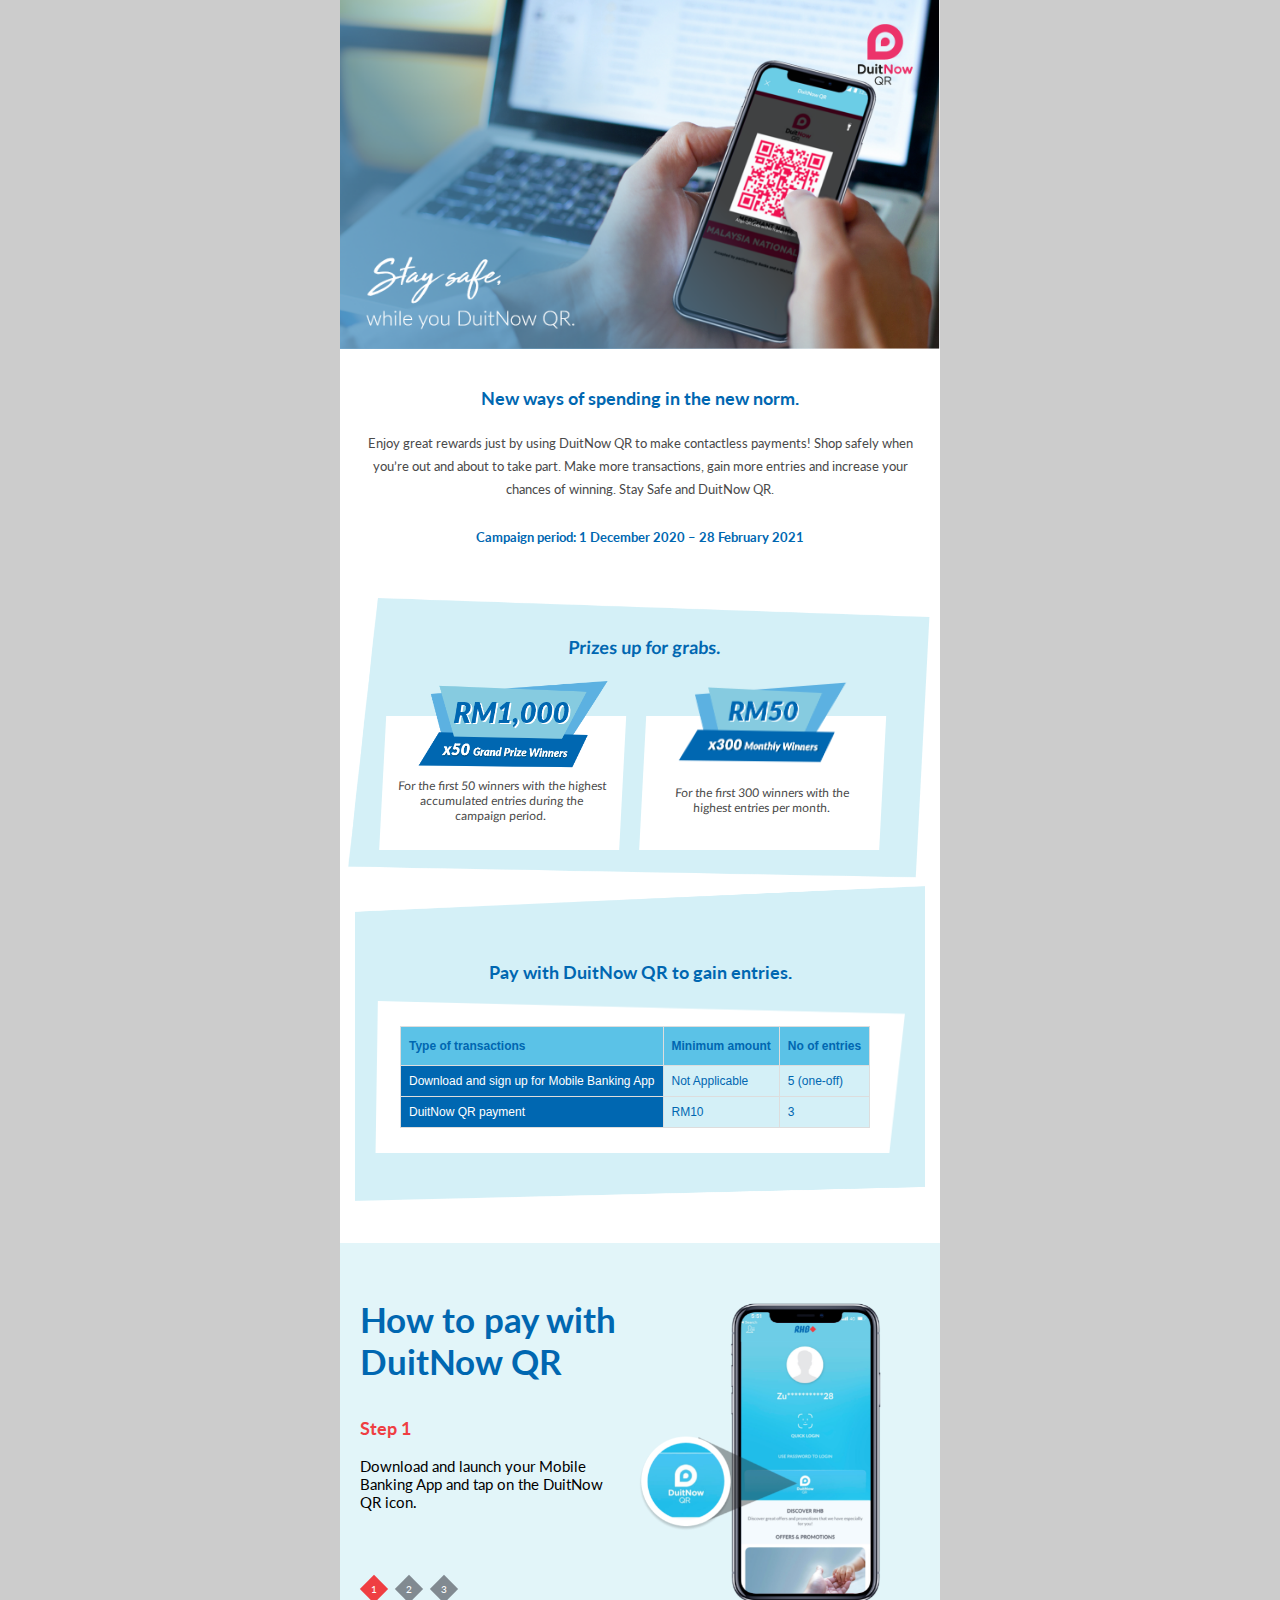
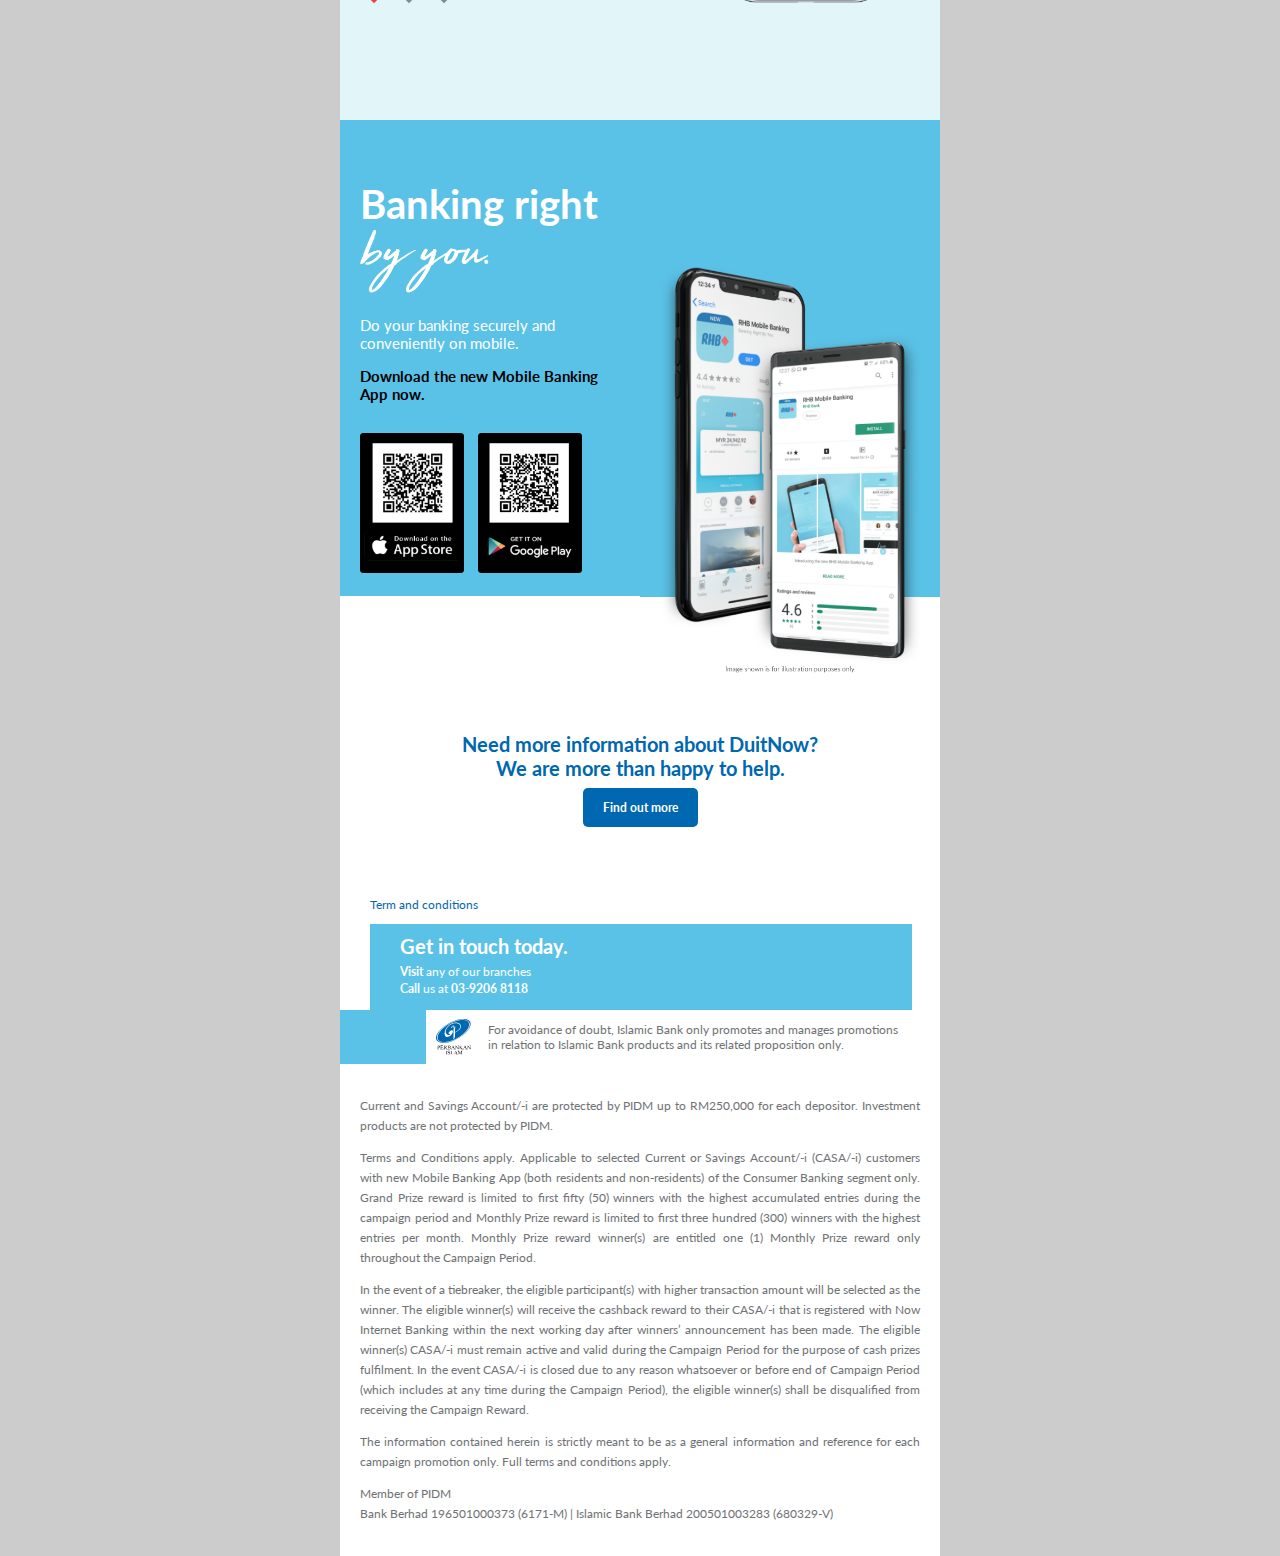
<file: RHB EDM/index.html>
<!DOCTYPE html
    PUBLIC "-//W3C//DTD XHTML 1.0 Transitional//EN" "http://www.w3.org/TR/xhtml1/DTD/xhtml1-transitional.dtd">
<html xmlns="http://www.w3.org/1999/xhtml">

<head>
    <meta http-equiv="Content-Type" content="text/html; charset=utf-8" />
    <meta http-equiv="X-UA-Compatible" content="IE=edge" />
    <meta name="viewport" content="width=device-width, initial-scale=1.0">
    <title>RHB Electronic Direct Mail marketing (EDM)</title>
    <link href='https://fonts.googleapis.com/css?family=Lato:400,700' rel='stylesheet' type='text/css'>

    <style type="text/css">
        body {
            margin: 0;
            background-color: #cccccc;
            font-family: 'Lato', sans-serif;
            font-size: 12px;
        }

        table {
            border-spacing: 0;
        }

        td {
            padding: 0;
            ;
        }

        img {
            border: 0;
        }

        .wrapper {
            width: 100%;
            table-layout: fixed;
            background-color: #cccccc;
            padding-bottom: 60px;
        }

        .main {
            background-color: #fff;
            margin: 0 auto;
            width: 100%;
            max-width: 600px;
            border-spacing: 0;
            color: #4a4a4a;
        }

        .two-columns {
            text-align: center;
            font-size: 0;
        }

        .two-columns .column {
            width: 100%;
            max-width: 300px;
            /* Isu dengan mobile max-width */
            display: inline-block;
            vertical-align: top;
        }

        .button {
            background-color: #0067B1;
            color: #fff;
            text-decoration: none;
            padding: 12px 20px;
            font-weight: bold;
            border-radius: 5px;
        }

        .button:hover {
            background-color: #027ed6;
            color: #fff;
        }

        .three-columns {
            text-align: center;
            font-size: 0;
            padding: 35px 0 20px;
        }

        .three-columns .column {
            width: 100%;
            max-width: 200px;
            display: inline-block;
            vertical-align: top;
        }

        .three-columns .padding {
            padding: 15px;
        }

        .three-columns .content {
            font-size: 15px;
            line-height: 20px;
        }

        .two-columns.last {
            padding: 0px 0;
        }

        .two-columns .padding {
            padding: 20px;
        }

        .two-columns .content {
            font-size: 15px;
            /* line-height: 20px; */
            text-align: left;
        }

        .btn-diamond {
            margin: 6px;
            font-size: 10px;
            position: relative;
            display: -webkit-box;
            display: -ms-flexbox;
            display: inline-flex;
            -webkit-box-pack: center;
            -ms-flex-pack: center;
            justify-content: center;
            -webkit-box-align: center;
            -ms-flex-align: center;
            align-items: center;
            width: 20px;
            height: 20px;
            background: #818A91;
            color: #fff;
            text-decoration: none;
            -webkit-transform: rotate(45deg);
            transform: rotate(45deg);
        }

        .active,
        .btn-diamond:hover,
        .btn-diamond:focus {
            background: #EF3E42;
            color: #fff;
        }

        .btn-diamond span {
            position: relative;
            z-index: 10;
            -webkit-transform: rotate(-45deg);
            transform: rotate(-45deg);
        }

        .qr-table {
            font-family: Arial, Helvetica, sans-serif;
            border-collapse: collapse;
            width: 100%;
        }

        .qr-table td,
        .qr-table th {
            border: 1px solid #ddd;
            padding: 8px;
        }

        .qr-table th {
            padding-top: 12px;
            padding-bottom: 12px;
            text-align: left;
        }

        input {
            display: none;
        }

        /* Make labels look clickable */
        label {
            cursor: pointer;
        }

        /* Hide slides */
        .slide {
            display: none;
        }

        /* Show checked slide */
        #slide1:checked~.slide1,
        #slide2:checked~.slide2,
        #slide3:checked~.slide3 {
            display: block;
        }

        /* Make the label look active */
        #slide1:checked~.slide-label1 {
            background-color: red !important;
        }

        .bg-image {
            background-image: url(img/bg1.png);
            background-repeat: no-repeat;
            background-size: cover !important;
            margin: 5px;
        }

        .bg-image2 {
            background-image: url(img/bg2.png);
            background-repeat: no-repeat;
            background-size: cover !important;
            padding: 5px;
        }

        .bg-image3 {
            background-image: url(img/bg3.png);
            background-repeat: no-repeat;
            background-size: cover !important;
            transform: skewX(-3deg);
            width: 98%;
            margin: 5px;
        }

        .section3 {
            width: 100%;
            height: 260px;
        }

        .prize-column {
            width: 47%;
        }

        .qr-image-section {
            width: 40%;
            background-color: rgb(112, 205, 227, 0.1);
            height: 477px;
        }

        .app-cover {
            padding-top: 120px;
        }

        .ab-section {
            padding: 100px 0px 50px;
        }

        .desktop-show{
            display: initial;
        }

        .desktop-hide {
            display: none;
        }

        @media screen and (min-width: 351px) and (max-width: 460px) {
            .bg-image3 {
                background-image: url(img/bg4.png);
                transform: skewX(0deg);
                height: 750px;
            }

            .bg-image {
                background-image: none;
            }

            .bg-image2 {
                background-image: url(img/bg5.png);
                padding: 0px;
            }

            .section3 {
                height: 400px;
            }

            .prize-column {
                width: 100%;
                margin-bottom: 12%;
            }

            .prize-column img {
                width: 80%;
            }

            .two-columns .column {
                max-width: 450px;
            }

            .two-columns.last p {
                text-align: center;

            }

            .qr-image {
                display: block;
                margin-left: auto !important;
                margin-right: auto;
                width: 92%;
                margin-top: -125%;
            }

            .label-list {
                padding: 630px 0 0 150px !important;
            }

            .qr-image-section {
                height: 90px;
            }

            .icon-byu {
                display: block;
                margin-left: auto !important;
                margin-right: auto !important;
                width: 50%;
            }

            .app-section {
                text-align: center;
            }

            .app-cover {
                padding-top: 20px;
            }

            .phone-img {
                padding-left: 15%;
            }

            .phone-column {
                height: 250px !important;
            }

            .ab-section {
                padding: 220px 0px 50px;
            }

            .slider-content {
                margin-top: 350px;
            }

            
        }

        @media screen and (max-width: 460px) {
            .desktop-show{
                display: none;
            }

            .desktop-hide {
                display: initial;
            }
        }
    </style>
</head>

<body>

    <center class="wraper">
        <table class="main" width="100%">
            <!-- HEADER - BANNER IMAGE -->
            <tr>
                <td>
                    <a href=""><img src="img/header.png" alt="" width="600" style="max-width: 100%;"></a>
                </td>
            </tr>
            <!-- CAMPAIGN CONTENT -->
            <tr>
                <td style="padding: 5px 0 10px;">
                    <table width="100%">
                        <tr>
                            <td style="text-align: center; padding: 15px;">
                                <p style="font-size: 18px; font-weight: bold; color: #0067B1;">New ways of spending in
                                    the new norm.</p>
                                <p style="font-size: 13px; line-height: 23px; padding: 5px 0 15px;"> Enjoy great rewards
                                    just by using DuitNow QR to make
                                    contactless payments! Shop safely when you’re out and about to take part. Make more
                                    transactions, gain more entries and
                                    increase your chances of winning. Stay Safe and DuitNow QR.</p>
                                <p style="font-size: 13px; color: #0067B1; font-weight: bold;">Campaign period: 1
                                    December 2020 – 28 February 2021</p>
                            </td>
                        </tr>
                    </table>
                </td>
            </tr>
            <!-- PRICE SECTION-->
            <tr>
                <td>
                    <table width="100%" style="padding: 10px;">
                        <tr>
                            <td>
                                <div class="section3">
                                    <div class="bg-image3">
                                        <table width="100%" style="padding: 20px;">
                                            <tr>
                                                <td>
                                                    <p
                                                        style="text-align: center; color: #0067B1; font-size: 18px; font-weight: bold; padding-bottom: 30px;">
                                                        Prizes up for grabs.</p>
                                                    <table class="prize-column"
                                                        style="padding:10px; float: left; font-size: 12px;">
                                                        <tr>
                                                            <td
                                                                style="background-color: white; text-align: center; padding: 5px; height: 110px;">
                                                                <img src="img/grand-prize-winner.png" alt=""
                                                                    width="200px;"
                                                                    style="margin-top:-40px; margin-bottom: -30px; display: block; margin-left: auto; margin-right: auto; padding-left: 30px; object-fit: cover;">
                                                                    <p style=" padding: 10px;">For the first 50 winners
                                                                with the highest accumulated entries during the campaign
                                                                period.</p>
                                                            </td>
                                                        </tr>
                                                    </table>
                                                    <table class="prize-column"
                                                        style="padding:10px; float: left; font-size: 12px;">
                                                        <tr>
                                                            <td
                                                                style="background-color: white; text-align: center; padding: 5px; height: 110px;">
                                                                <img src="img/monthly-winner.png" alt="" width="200px;"
                                                                    style="margin-top:-40px; margin-bottom: -30px; display: block; margin-left: auto; margin-right: auto; padding-left: 30px; object-fit: cover;">
                                                                <p style=" padding: 18px;">For the first 300 winners
                                                                    with the
                                                                    highest entries per month.</p>
                                                            </td>
                                                        </tr>
                                                    </table>
                                                </td>
                                            </tr>
                                        </table>
                                    </div>

                                </div>
                            </td>
                        </tr>
                    </table>
                </td>
            </tr>
            <!-- DUITNOW TABLE SECTION -->
            <tr>
                <td>
                    <table width="100%" style="padding: 10px;">
                        <tr>
                            <td>
                                <div class="custom-shape" style="width: 100%; height: 320px;">
                                    <div class=" bg-image">
                                        <table width="100%" style="padding: 20px; transform: skew(0deg);">
                                            <tr>
                                                <td>
                                                    <p
                                                        style="text-align: center; color: #0067B1; font-size: 18px; font-weight: bold; padding-top: 40px;">
                                                        Pay with DuitNow QR to gain entries.</p>
                                                    <div class="custom-shape" style="width: 100%; height: 180px;">
                                                        <div class="bg-image2">
                                                            <table style="padding: 20px;">
                                                                <tr>
                                                                    <td>
                                                                        <table width="100%"
                                                                            style="border-collapse: collapse; font-size: 12px;"
                                                                            class="qr-table">
                                                                            <tr
                                                                                style="background-color: #5BC2E7; color: #0067B1;">
                                                                                <th>Type of transactions </th>
                                                                                <th>Minimum amount</th>
                                                                                <th>No of entries</th>
                                                                            </tr>
                                                                            <tr>
                                                                                <td
                                                                                    style="background-color: #0067B1; color: #FFFFFF;">
                                                                                    Download and sign up for Mobile
                                                                                    Banking App
                                                                                </td>
                                                                                <td
                                                                                    style="background-color: rgb(112, 205, 227,0.3); color: #0067B1;">
                                                                                    Not Applicable</td>
                                                                                <td
                                                                                    style="background-color: rgb(112, 205, 227,0.3); color: #0067B1;">
                                                                                    5 (one-off) </td>
                                                                            </tr>
                                                                            <tr>
                                                                                <td
                                                                                    style="background-color: #0067B1; color: #FFFFFF;">
                                                                                    DuitNow QR payment</td>
                                                                                <td
                                                                                    style="background-color: rgb(112, 205, 227,0.3); color: #0067B1;">
                                                                                    RM10</td>
                                                                                <td
                                                                                    style="background-color: rgb(112, 205, 227,0.3); color: #0067B1;">
                                                                                    3</td>
                                                                            </tr>
                                                                        </table>
                                                                    </td>
                                                                </tr>
                                                            </table>

                                                        </div>

                                                    </div>
                                                </td>
                                            </tr>
                                        </table>
                                    </div>

                                </div>
                            </td>
                        </tr>
                    </table>
                </td>
            </tr>
            <!-- TEST -->


            <!-- SLIDER -->
            <tr>
                <td style="height: 400px;">
                    <!-- Triggers for switching content -->
                    <input type="radio" name="slides" id="slide1" checked>
                    <input type="radio" name="slides" id="slide2">
                    <input type="radio" name="slides" id="slide3">

                    <div class="label-list"
                        style="text-align: center; position: absolute; z-index: 1; padding: 360px 0px 0px 18px;">
                        <label class="btn-diamond list1 active" for="slide1"> <span
                                style="transform: rotate(-45deg);">1</span></label>
                        <label class="btn-diamond list2" for="slide2"><span
                                style="transform: rotate(-45deg);">2</span></label>
                        <label class="btn-diamond list3" for="slide3"><span
                                style="transform: rotate(-45deg);">3</span></label>
                    </div>
                    <!-- TEST -->
                    <!-- Content to be switched -->
                    <div class="slide slide1" style=" margin-top: 30px; background-color: rgb(112, 205, 227,0.1);">
                        <!-- STEP 1 -->
                        <table width="100%" class="frame1">
                            <tr>
                                <td class="two-columns last">
                                    <table class="column" width="100%"
                                        style="background-color: rgb(112, 205, 227,0.1); color: #0067B1; min-height: 477px;">
                                        <tr>
                                            <td class="padding">
                                                <table class="content">
                                                    <tr>
                                                        <td>
                                                            <p style="font-size: 35px; font-weight: bold;">How to pay
                                                                with DuitNow QR</p>
                                                            <p
                                                                class="slider-content" style="font-size: 18px; color: #EF3E42 !important; font-weight: bold;">
                                                                Step
                                                                1</p>
                                                            <p
                                                                style="padding-bottom: 20px; font-size: 15px; color: black !important;">
                                                                Download and launch your Mobile Banking App and tap on
                                                                the DuitNow QR icon.</p>
                                                        </td>
                                                    </tr>
                                                </table>
                                            </td>
                                        </tr>
                                    </table>
                                    <table class="column qr-image-section">
                                        <tr>
                                            <td class="padding">
                                                <table class="content" style="padding-top: 40px;">
                                                    <tr>
                                                        <td>
                                                            <img src="img/pay-qr-step1.png" alt="" width="400px"
                                                                class="qr-image"
                                                                style=" position:absolute; object-fit: cover; margin-left: -100px;">
                                                        </td>
                                                    </tr>
                                                </table>
                                            </td>
                                        </tr>
                                    </table>

                                </td>
                            </tr>
                        </table>
                    </div>
                    <div class="slide slide2" style="background-color: rgb(112, 205, 227,0.1);">
                        <!-- STEP 2 -->
                        <table width="100%" class="frame2">
                            <tr>
                                <td class="two-columns last">
                                    <table class="column" width="100%"
                                        style="background-color: rgb(112, 205, 227,0.1); color: #0067B1; min-height: 477px;">
                                        <tr>
                                            <td class="padding">
                                                <table class="content">
                                                    <tr>
                                                        <td>
                                                            <p style="font-size: 40px; font-weight: bold;">How to pay
                                                                with DuitNow QR</p>
                                                            <p class="slider-content"
                                                                style="font-size: 20px; color: #EF3E42 !important; font-weight: bold;">
                                                                Step
                                                                2</p>
                                                            <p
                                                                style="padding-bottom: 15px; font-size: 15px;  color: black !important;">
                                                                Scan merchants’ DuitNow QR followed by keying in the
                                                                payment amount to proceed. </p>
                                                        </td>
                                                    </tr>
                                                </table>
                                            </td>
                                        </tr>
                                    </table>
                                    <table class="column qr-image-section">
                                        <tr>
                                            <td class="padding">
                                                <table class="content" style="padding-top: 40px;">
                                                    <tr>
                                                        <td>
                                                            <img src="img/pay-qr-step2.png" alt="" width="300px"
                                                                class="qr-image"
                                                                style=" position:absolute; object-fit: cover; margin-left: -30px;">
                                                        </td>
                                                    </tr>
                                                </table>
                                            </td>
                                        </tr>
                                    </table>

                                </td>
                            </tr>
                        </table>
                    </div>
                    <div class="slide slide3" style="background-color: rgb(112, 205, 227,0.1);">
                        <!-- STEP 3 -->
                        <table width="100%" class="frame3">
                            <tr>
                                <td class="two-columns last">
                                    <table class="column" width="100%"
                                        style="background-color: rgb(112, 205, 227,0.1); color: #0067B1; min-height: 477px;">
                                        <tr>
                                            <td class="padding">
                                                <table class="content">
                                                    <tr>
                                                        <td>
                                                            <p style="font-size: 40px; font-weight: bold;">How to pay
                                                                with DuitNow QR</p>
                                                            <p  class="slider-content"
                                                                style="font-size: 20px; color: #EF3E42 !important; font-weight: bold;">
                                                                Step
                                                                3</p>
                                                            <p
                                                                style="padding-bottom: 15px; font-size: 15px; color: black !important;">
                                                                You will receive a notification upon successful
                                                                transactions.</p>
                                                        </td>
                                                    </tr>
                                                </table>
                                            </td>
                                        </tr>
                                    </table>
                                    <table class="column qr-image-section">
                                        <tr>
                                            <td class="padding">
                                                <table class="content" style="padding-top: 40px;">
                                                    <tr>
                                                        <td>
                                                            <img src="img/pay-qr-step3.png" alt="" width="400px"
                                                                class="qr-image"
                                                                style=" position:absolute; object-fit: cover; margin-left: -100px;">
                                                        </td>
                                                    </tr>
                                                </table>
                                            </td>
                                        </tr>
                                    </table>
                                </td>
                            </tr>
                        </table>
                    </div>
                </td>
            </tr>

            <!-- TWO COLUMN SECTION -->
            <tr>
                <td>
                    <table width="100%">
                        <tr>
                            <td class="two-columns last">
                                <table class="column" width="100%" style="background-color: #5BC2E7; color: #fff;">
                                    <tr>
                                        <td class="padding">
                                            <table class="content">
                                                <tr>
                                                    <td class="app-section">
                                                        <p style="font-size: 40px; font-weight: bold;">Banking right</p>
                                                        <img class="icon-byu"
                                                            style="z-index: 1; margin: -50px 0px 0px; object-fit: cover;"
                                                            src="img/by-you.png" alt="" width="50%">
                                                        <p style="font-size: 15px;">Do your banking securely and
                                                            conveniently on mobile.</p>
                                                        <p
                                                            style="padding-bottom: 15px; font-size: 15px; font-weight: bold; color: black !important;">
                                                            Download the new Mobile Banking App now.</p>
                                                        <a href="" class="desktop-show">
                                                            <img src="img/appstore-desktop.png" alt="" width="40%"
                                                                style="object-fit: cover;"></a>
                                                        <a href="" style="padding: 10px;"class="desktop-show"><img
                                                                src="img/playstore-desktop.png" alt="" width="40%"
                                                                style="object-fit: cover;"></a>
                                                        <a href="" class="desktop-hide">
                                                            <img src="img/appstore-mobile.png" alt="" width="40%"
                                                                style="object-fit: cover;"></a>
                                                        <a href="" style="padding: 10px;"class="desktop-hide"><img
                                                                src="img/playstore-mobile.png" alt="" width="40%"
                                                                style="object-fit: cover;"></a>
                                                    </td>
                                                </tr>
                                            </table>
                                        </td>
                                    </tr>
                                </table>
                                <table class="column phone-column" width: 40%;
                                    style="background-color: #5BC2E7; height: 477px;">
                                    <tr>
                                        <td class="padding">
                                            <table class="content app-cover">
                                                <tr>
                                                    <td>
                                                        <img src="img/phone.png" alt="" class="phone-img" width="260px"
                                                            style="max-width: 300px; z-index:100; position:absolute; object-fit: cover;">
                                                    </td>
                                                </tr>
                                            </table>
                                        </td>
                                    </tr>
                                </table>
                            </td>
                        </tr>
                    </table>
                </td>
            </tr>

            <!-- TITLE, TEXT & BUTTON -->
            <tr>
                <td class="ab-section">
                    <table width="100%">
                        <tr>
                            <td style="text-align: center; padding: 15px;">
                                <p style="font-size: 20px; font-weight: bold; color: #0067B1;">Need more information
                                    about DuitNow?
                                    <br>We are more than happy to help.
                                </p>
                                <a href="#" class="button"> Find out more</a>
                            </td>
                        </tr>
                    </table>
                </td>
            </tr>
            <!-- TERM & CONDITION -->
            <tr>
                <td style="padding: 5px 0px 0px 30px;">
                    <p style=" font-size: 12px; color: #0667B0;">Term and conditions</p>
                    <table width="95%" style="background-color: #5BC2E7; color: #fff;">
                        <tr>
                            <td style="text-align: left; padding: 0px 30px 7px; line-height: 5px;">
                                <p style="font-size: 20px; font-weight: bold;">Get in touch today.</p>
                                <p style="font-size: 12px;"><strong style="font-weight: bold;"> Visit</strong> any of
                                    our branches</p>
                                <p style="font-size: 12fpx;"><strong>Call</strong> us at <strong
                                        style="font-weight: bold;">03-9206 8118</strong></p>
                            </td>
                        </tr>
                    </table>
                </td>
            </tr>
            <tr>
                <td>
                    <table width="95%">
                        <tr>
                            <td style="background-color: #5BC2E7; width: 15%;">
                            </td>
                            <td style="width: 10%; padding-left: 10px;">
                                <a href=""><img src="img/perbankan-islam.png" alt=""></a>
                            </td>
                            <td style="width: 75%; padding: 0px 5px;">
                                <p style="font-size: 12px; color: #6F7276;">For avoidance of doubt, Islamic Bank only
                                    promotes and manages promotions in relation to Islamic Bank products and its related
                                    proposition only.</p>
                            </td>
                        </tr>
                    </table>
                </td>
            </tr>
            <!-- FOOTER SECTION -->
            <tr>
                <td style="background-color: #fff; color: #6F7276; font-size: 12px; line-height: 20px;">
                    <table width="100%">
                        <tr>
                            <td style="text-align: justify; padding: 20px 20px;">
                                <p> Current and Savings Account/-i are protected by PIDM up to RM250,000 for each
                                    depositor. Investment products are not protected by PIDM.</p>
                                <p>Terms and Conditions apply. Applicable to selected Current or Savings Account/-i
                                    (CASA/-i) customers with new Mobile Banking App
                                    (both residents and non-residents) of the Consumer Banking segment only. Grand Prize
                                    reward is limited to first fifty (50) winners with the
                                    highest accumulated entries during the campaign period and Monthly Prize reward is
                                    limited to first three hundred (300) winners with the highest
                                    entries per month. Monthly Prize reward winner(s) are entitled one (1) Monthly Prize
                                    reward only throughout the Campaign Period. </p>
                                <p>In the event of a tiebreaker, the eligible participant(s) with higher transaction
                                    amount will be selected as the winner. The eligible winner(s)
                                    will receive the cashback reward to their CASA/-i that is registered with Now
                                    Internet Banking within the next working day after winners’ announcement
                                    has been made. The eligible winner(s) CASA/-i must remain active and valid during
                                    the Campaign Period for the purpose of cash prizes fulfilment.
                                    In the event CASA/-i is closed due to any reason whatsoever or before end of
                                    Campaign Period (which includes at any time during the Campaign Period),
                                    the eligible winner(s) shall be disqualified from receiving the Campaign Reward.</p>
                                <p>The information contained herein is strictly meant to be as a general information and
                                    reference for each campaign promotion only. Full terms and conditions apply.</p>
                                <p>Member of PIDM <br>Bank Berhad 196501000373 (6171-M) | Islamic Bank Berhad
                                    200501003283 (680329-V)</p>
                            </td>

                        </tr>
                    </table>
                </td>
            </tr>

        </table>
    </center>

</body>

</html>
</file>
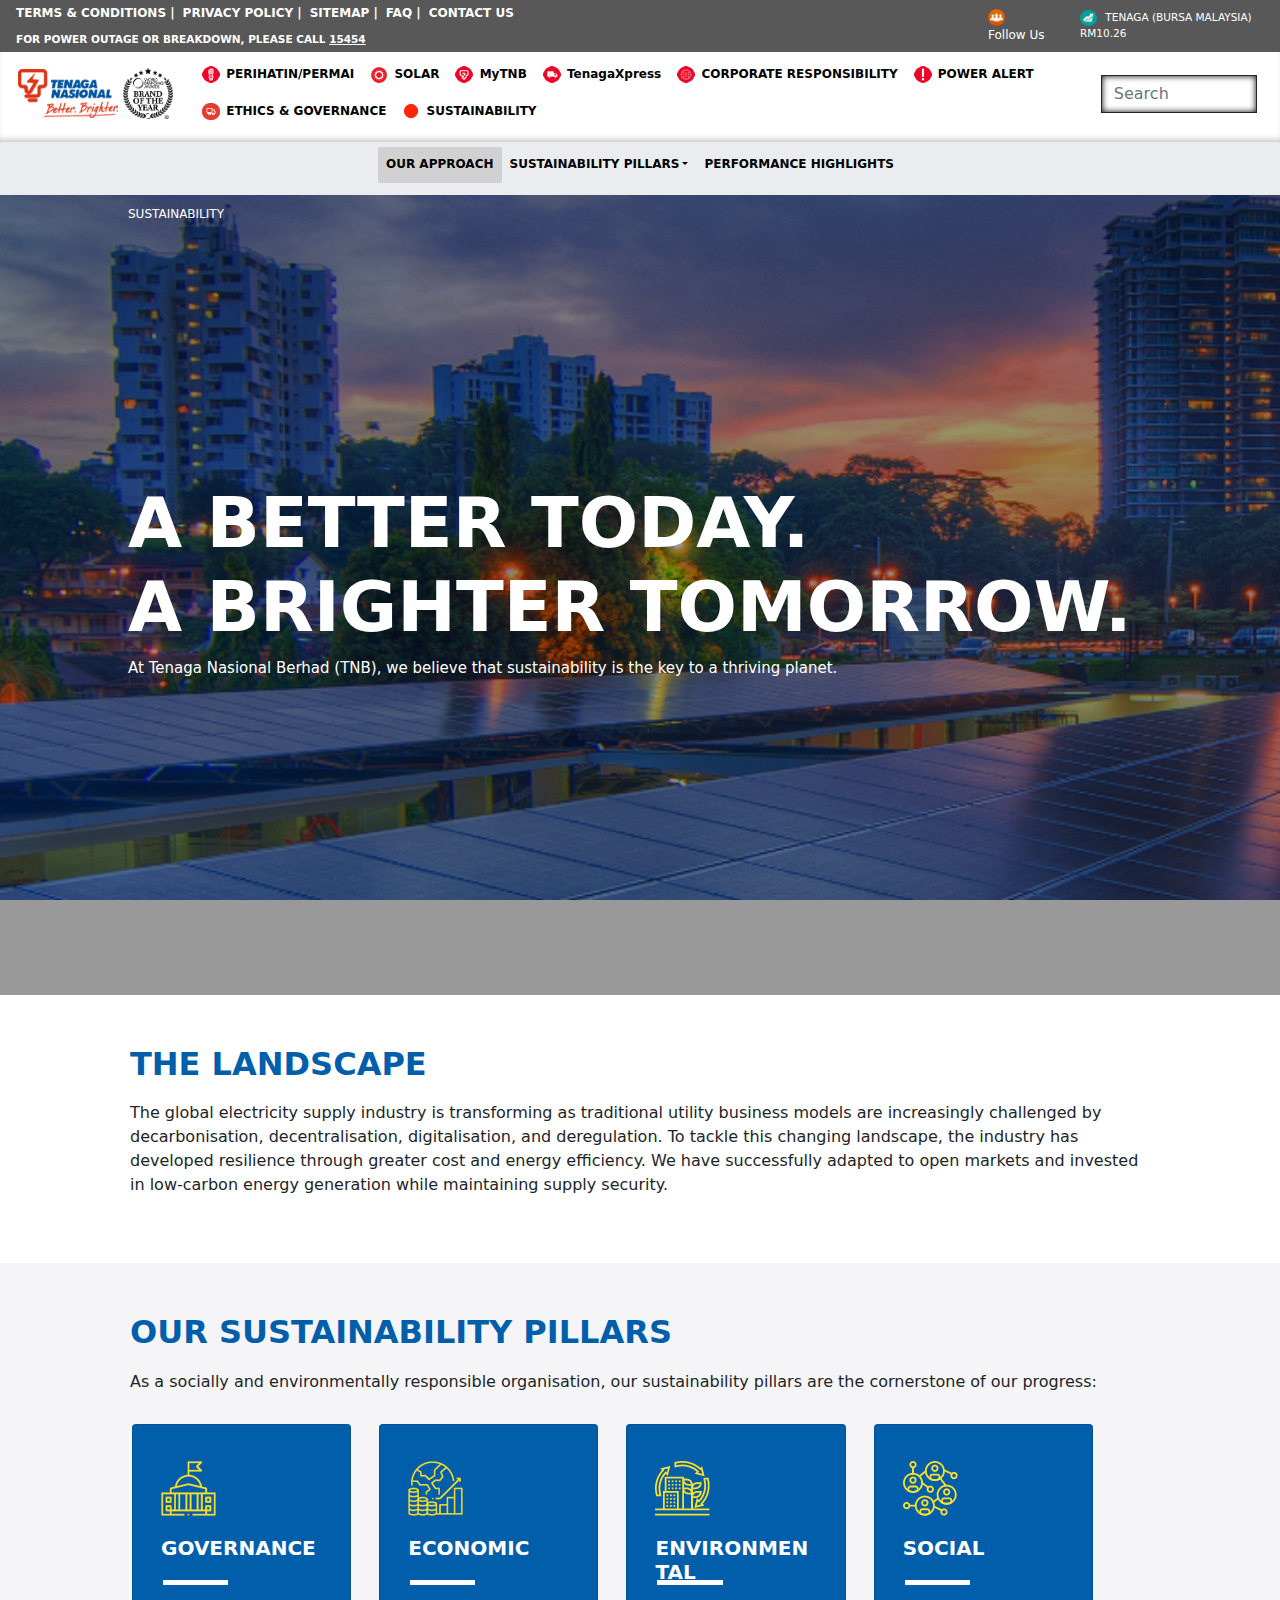
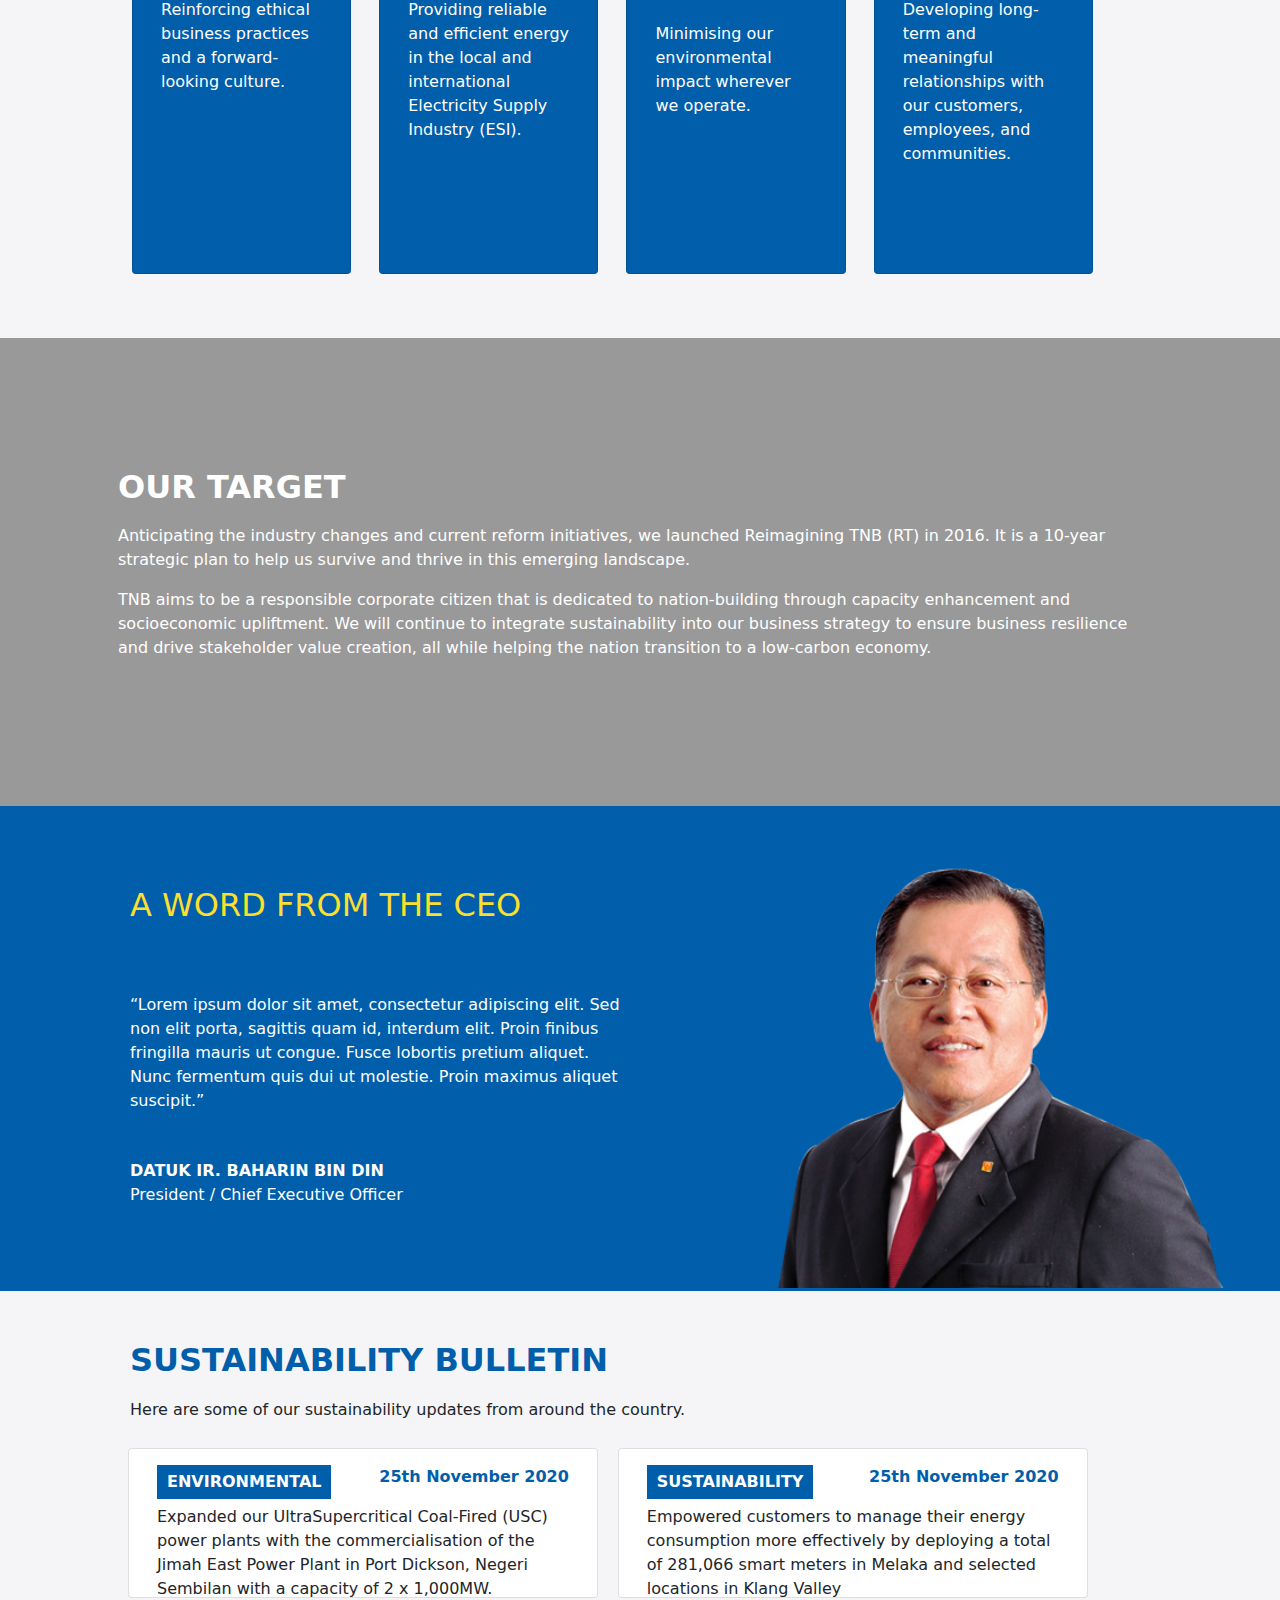
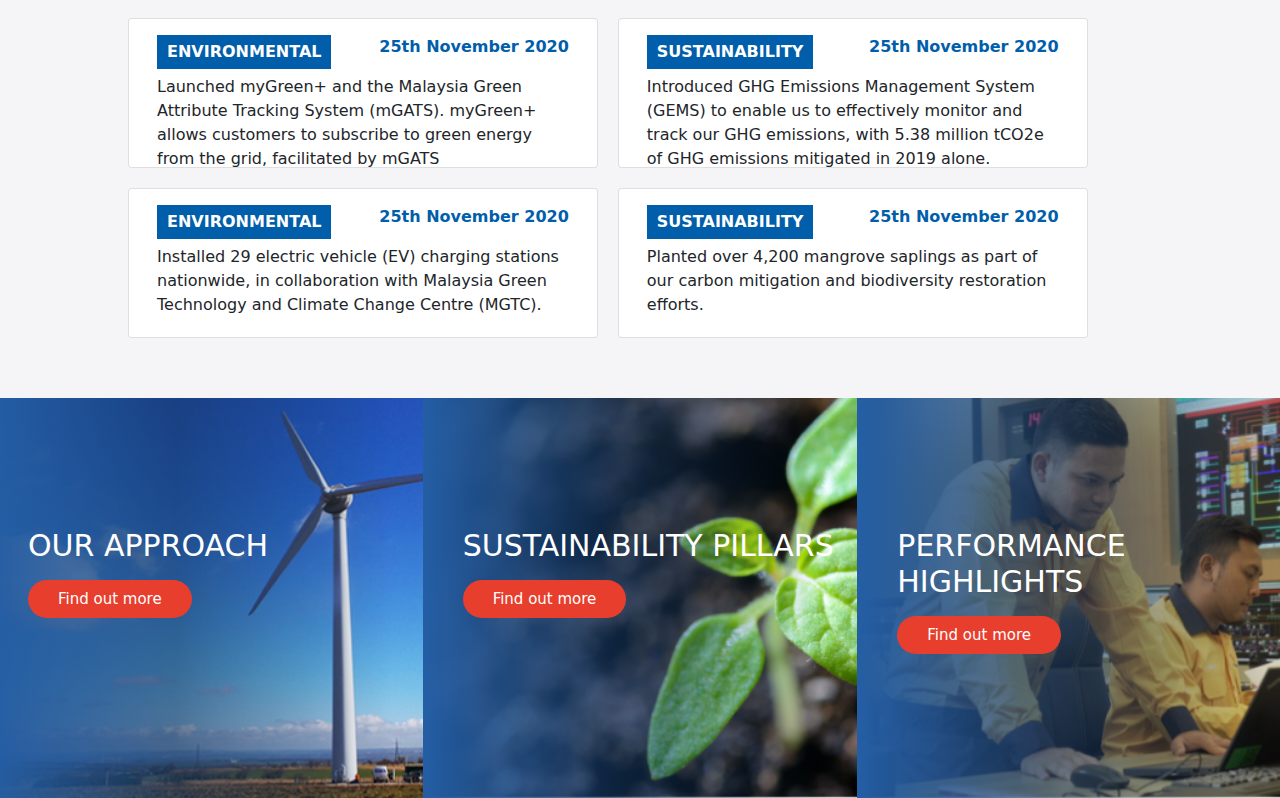
<file: TNB Website/index.html>
<!doctype html>
<html lang="en">

<head>
    <meta charset="utf-8">
    <meta name="viewport" content="width=device-width, initial-scale=1">
    <meta name="description" content="">
    <meta name="author" content="Azmir Shah">
    <title>Tenaga Nasional Berhad</title>
    <!-- Bootstrap core CSS -->
    <link href="assets/css/bootstrap.min.css" rel="stylesheet">
    <!-- Custom styles for this template -->
    <link href="assets/css/style.css" rel="stylesheet">
    <link rel="stylesheet" href="https://pro.fontawesome.com/releases/v5.10.0/css/all.css"
        integrity="sha384-AYmEC3Yw5cVb3ZcuHtOA93w35dYTsvhLPVnYs9eStHfGJvOvKxVfELGroGkvsg+p" crossorigin="anonymous" />
    <link rel="stylesheet" href="assets/css/animation.css">

</head>

<body>
    <!-- Notification Bar -->
    <div class="container-fluid">
        <div class="row notification-bar">
            <div class="col-md-9">
                <div class="left-notibar">
                    <ul class="list-group list-group-horizontal mobile-hide">
                        <li class="list-group-item border-0 p-1"><a href="#">Terms & Conditions</a> |
                        </li>
                        <li class="list-group-item border-0 p-1 "><a href="#">Privacy Policy</a> |
                        </li>
                        <li class="list-group-item border-0 p-1"><a href="">Sitemap</a> | </li>
                        <li class="list-group-item border-0 p-1"><a href="">FAQ</a> | </li>
                        <li class="list-group-item border-0 p-1"><a href="">Contact Us</a></li>
                    </ul>
                    <p class="mb-0 p-1">
                        <small>
                            For power outage or breakdown, please call <a href="#" style="color: white;">15454</a>
                        </small>
                    </p>
                </div>
            </div>
            <div class="col-md-3 my-auto mobile-hide">
                <div class="right-notibar">
                    <ul class="list-group list-group-horizontal mb-0">
                        <li class="list-group-item border-0 bg-top p-0 m-auto flex-item">
                            <a class="nav-link" href="#"><img src="assets/img/icon/followus-icon.png"
                                    class="nav-icon-followus"> Follow Us</a>
                        </li>
                        <li class="list-group-item border-0 text-uppercase bg-top p-0 m-auto">
                            <small>
                                <a class="nav-link" href="#"><img src="assets/img/icon/price-icon.png"
                                        class="nav-icon-price"> Tenaga (Bursa Malaysia) RM10.26</a>
                            </small>
                        </li>
                    </ul>
                </div>
            </div>
        </div>
    </div>
    <nav class="navbar navbar-expand-md navbar-dark bg-nav sticky-top">
        <div class="row d-flex align-items-left">
            <div class="logo-header">
                <a href="#"><img src="assets/img/logo/logo-tnb.png" alt="" width=100"></a>
                <a href="#"><img src="assets/img/logo/boty18.png" alt="" width="50"></a>
            </div>
        </div>
        <div class="navbar-toggler-right" style="padding: 15px;">
            <button class="navbar-toggler" type="button" data-bs-toggle="collapse" data-bs-target="#first-nav"
                aria-controls="first-nav" aria-expanded="false" aria-label="Toggle navigation">
                <span class="navbar-toggler-icon"></span>
            </button>
        </div>
        <div class="container-fluid">
            <div class="collapse navbar-collapse flex-column bg-nav1" id="first-nav">
                <ul class="navbar-nav main-nav w-100 justify-content-left px-3">
                    <li class="nav-item active">
                        <a class="nav-link" href="#"><img src="assets/img/icon/prihatin-icon.png" class="nav-icon">
                            PERIHATIN/PERMAI</a>
                    </li>
                    <li class="nav-item">
                        <a class="nav-link" href="#"><img src="assets/img/icon/solar-icon.png" class="nav-icon">
                            SOLAR</a>
                    </li>
                    <li class="nav-item">
                        <a class="nav-link" href="#"><img src="assets/img/icon/mytnb-icon.png" class="nav-icon">
                            MyTNB</a>
                    </li>
                    <li class="nav-item">
                        <a class="nav-link" href="#"><img src="assets/img/icon/tenaga-icon.png" class="nav-icon">
                            TenagaXpress</a>
                    </li>
                    <li class="nav-item">
                        <a class="nav-link" href="#"><img src="assets/img/icon/corporate-icon.png" class="nav-icon">
                            CORPORATE RESPONSIBILITY</a>
                    </li>
                    <li class="nav-item">
                        <a class="nav-link" href="#"><img src="assets/img/icon/power-icon.png" class="nav-icon"> POWER
                            ALERT</a>
                    </li>
                    <li class="nav-item">
                        <a class="nav-link" href="#"><img src="assets/img/icon/ethic-icon.png" class="nav-icon"> ETHICS
                            & GOVERNANCE</a>
                    </li>
                    <li class="nav-item">
                        <a class="nav-link" href="#"><img src="assets/img/icon/sustain-icon.png" class="nav-icon">
                            SUSTAINABILITY</a>
                    </li>
                </ul>
                <ul class="navbar-nav justify-content-center w-100 bg-secondary px-3 desktop-hide">
                    <li class="nav-item active">
                        <a class="nav-link" aria-current="page" href="#">OUR APPROACH</a>
                    </li>
                    <li class="nav-item dropdown">
                        <a class="nav-link dropdown-toggle" href="#" id="dropdown08" data-bs-toggle="dropdown"
                            aria-expanded="false">SUSTAINABILITY PILLARS</a>
                        <ul class="dropdown-menu" aria-labelledby="dropdown08">
                            <li><a class="dropdown-item" href="#">Economic</a></li>
                            <li><a class="dropdown-item" href="#">Environmental</a></li>
                            <li><a class="dropdown-item" href="#">Social</a></li>
                            <li><a class="dropdown-item" href="#">Culture</a></li>
                            <li><a class="dropdown-item" href="#">Security</a></li>
                        </ul>
                    </li>
                    <li class="nav-item dropdown">
                        <a class="nav-link" href="#">PERFORMANCE HIGHLIGHTS</a>
                    </li>
                </ul>
            </div>
        </div>
        <div class="search-area col-md-3 mobile-hide">
            <div class="input-group rounded">
                <input type="search" class="form-control border-dark rounded-0 inner-shadow" placeholder="Search"
                    aria-label="Search" aria-describedby="search-addon" />
                <span class="input-group-text border-0 bg-transparent" id="search-addon">
                    <i class="fas fa-search"></i>
                </span>
            </div>
        </div>
    </nav>
    <div class="col-md-12 mobile-hide" style="margin-top: -35px;">
        <nav class="navbar navbar-expand-lg navbar-dark bg-nav2" aria-label="Tenth navbar example">
            <div class="container-fluid">
                <!-- <button class="navbar-toggler" type="button" data-bs-toggle="collapse" data-bs-target="#second-nav"
                    aria-controls="second-nav" aria-expanded="false" aria-label="Toggle navigation">
                    <span class="navbar-toggler-icon"></span>
                </button> -->
                <div class="collapse navbar-collapse justify-content-md-center" id="second-nav">
                    <ul class="navbar-nav">
                        <li class="nav-item">
                            <a class="nav-link active" aria-current="page" href="#">OUR APPROACH</a>
                        </li>
                        <li class="nav-item dropdown">
                            <a class="nav-link dropdown-toggle" href="#" id="dropdown08" data-bs-toggle="dropdown"
                                aria-expanded="false">SUSTAINABILITY PILLARS</a>
                            <ul class="dropdown-menu" aria-labelledby="dropdown08">
                                <li><a class="dropdown-item" href="#">Economic</a></li>
                                <li><a class="dropdown-item" href="#">Environmental</a></li>
                                <li><a class="dropdown-item" href="#">Social</a></li>
                                <li><a class="dropdown-item" href="#">Culture</a></li>
                                <li><a class="dropdown-item" href="#">Security</a></li>
                            </ul>
                        </li>
                        <li class="nav-item">
                            <a class="nav-link" href="#">PERFORMANCE HIGHLIGHTS</a>
                        </li>
                    </ul>
                </div>
            </div>
        </nav>
    </div>
    <section class="section1 row no-gutters align-items-center">
        <div style="position: relative;">
            <div class="parallax-one cover-content">
                <div class="container-fluid p-0">
                    <div class="cover-category">
                        <p>Sustainability</p>
                    </div>
                    <div class="cover-description ">
                        <h1>A Better Today.<br>
                            A Brighter Tomorrow.</h1>
                        <p>At Tenaga Nasional Berhad (TNB), we believe that sustainability is the key to a thriving
                            planet. </p>
                    </div>
                </div>
            </div>
        </div>
        
    </section>
    <section class="section2">
        <div class="description-block">
            <h2>The Landscape</h2>
            <p>The global electricity supply industry is transforming as traditional utility business models are
                increasingly challenged by decarbonisation, decentralisation, digitalisation, and deregulation.
                To tackle this changing landscape, the industry has developed resilience through greater cost and energy
                efficiency. We have successfully adapted to open markets and invested in low-carbon energy generation
                while maintaining supply security. </p>
        </div>
    </section>
    <section class="section3">
        <div class="description-block">
            <h2>Our Sustainability Pillars</h2>
            <p>As a socially and environmentally responsible organisation, our sustainability pillars are the
                cornerstone of our progress:</p>
            <div class="row">
                <div class="card card-display">
                    <div class="card-body">
                        <img src="assets/img/icon/embassy.png" alt="">
                        <h5 class="card-title">Governance</h5>
                        <p class="card-text">Reinforcing ethical business practices and a forward-looking culture.</p>
                    </div>
                </div>
                <div class="card card-display">
                    <div class="card-body">
                        <img src="assets/img/icon/economic.png" alt="">
                        <h5 class="card-title">Economic</h5>
                        <p class="card-text">Providing reliable and efficient energy in the local and international
                            Electricity Supply Industry (ESI).</p>
                    </div>
                </div>
                <div class="card card-display">
                    <div class="card-body">
                        <img src="assets/img/icon/sustainable.png" alt="">
                        <h5 class="card-title">Environmental</h5>
                        <p class="card-text">Minimising our environmental impact wherever we operate.</p>
                    </div>
                </div>
                <div class="card card-display">
                    <div class="card-body">
                        <img src="assets/img/icon/network.png" alt="">
                        <h5 class="card-title">Social</h5>
                        <p class="card-text">Developing long-term and meaningful relationships with our customers,
                            employees, and communities.</p>
                    </div>
                </div>
            </div>
        </div>
    </section>
    <section class="section4 row">
        <div class="parallax-two target-content">
            <div class="container-fluid p-0">
                <div class="target-block">
                    <h2>Our Target</h2>
                    <p>Anticipating the industry changes and current reform initiatives, we launched Reimagining TNB
                        (RT) in 2016. It is a 10-year strategic plan to help us survive and thrive in this emerging
                        landscape.</p>
                    <p>TNB aims to be a responsible corporate citizen that is dedicated to nation-building through
                        capacity enhancement and socioeconomic upliftment. We will continue to integrate sustainability
                        into our business strategy to ensure business resilience and drive stakeholder value creation,
                        all while helping the nation transition to a low-carbon economy. </p>
                </div>
            </div>
        </div>
    </section>
    <section class="section5 row">
        <div class="left-section col-md-6">
            <h2 class="quote-title">A Word from the CEO</h2>
            <p class="quote">“Lorem ipsum dolor sit amet, consectetur adipiscing elit.
                Sed non elit porta, sagittis quam id, interdum elit.
                Proin finibus fringilla mauris ut congue. Fusce lobortis pretium aliquet. Nunc fermentum quis dui ut
                molestie.
                Proin maximus aliquet suscipit.”</p>
            <p class="quote-name"><strong>DATUK IR. BAHARIN BIN DIN </strong><br> President / Chief Executive Officer
            </p>
        </div>
        <div class="right-section col-md-6">
            <img src="assets/img/quote/dato.png" alt="">
        </div>
    </section>
    <section class="section6">
        <div class="description-block">
            <h2>Sustainability Bulletin</h2>
            <p>Here are some of our sustainability updates from around the country.</p>
            <div class="row">
                <div class="card bulletin-card">
                    <div class="card-body">
                        <div class="upper-section">
                            <p style="text-align:right;">
                                <span style="float: left;">Environmental</span>
                                25th November 2020
                            </p>
                        </div>
                        <div class="lower-section">
                            <p>Expanded our UltraSupercritical Coal-Fired (USC) power plants with the commercialisation
                                of the Jimah East Power Plant in Port Dickson, Negeri Sembilan with a capacity of 2 x
                                1,000MW.</p>
                        </div>

                    </div>
                </div>
                <div class="card bulletin-card">
                    <div class="card-body">
                        <div class="upper-section">
                            <p style="text-align:right;">
                                <span style="float: left;">Sustainability</span>
                                25th November 2020
                            </p>
                        </div>
                        <div class="lower-section">
                            <p>Empowered customers to manage their energy consumption more effectively by deploying a
                                total of 281,066 smart meters in Melaka and selected locations in Klang Valley</p>
                        </div>

                    </div>
                </div>
                <div class="card bulletin-card">
                    <div class="card-body">
                        <div class="upper-section">
                            <p style="text-align:right;">
                                <span style="float: left;">Environmental</span>
                                25th November 2020
                            </p>
                        </div>
                        <div class="lower-section">
                            <p>Launched myGreen+ and the Malaysia Green Attribute Tracking System (mGATS). myGreen+
                                allows customers to subscribe to green energy from the grid, facilitated by mGATS</p>
                        </div>

                    </div>
                </div>
                <div class="card bulletin-card">
                    <div class="card-body">
                        <div class="upper-section">
                            <p style="text-align:right;">
                                <span style="float: left;">Sustainability</span>
                                25th November 2020
                            </p>
                        </div>
                        <div class="lower-section">
                            <p>Introduced GHG Emissions Management System (GEMS) to enable us to effectively monitor and
                                track our GHG emissions, with 5.38 million tCO2e of GHG emissions mitigated in 2019
                                alone.</p>
                        </div>

                    </div>
                </div>
                <div class="card bulletin-card">
                    <div class="card-body">
                        <div class="upper-section">
                            <p style="text-align:right;">
                                <span style="float: left;">Environmental</span>
                                25th November 2020
                            </p>
                        </div>
                        <div class="lower-section">
                            <p>Installed 29 electric vehicle (EV) charging stations nationwide, in collaboration with
                                Malaysia Green Technology and Climate Change Centre (MGTC).</p>
                        </div>

                    </div>
                </div>
                <div class="card bulletin-card">
                    <div class="card-body">
                        <div class="upper-section">
                            <p style="text-align:right;">
                                <span style="float: left;">Sustainability</span>
                                25th November 2020
                            </p>
                        </div>
                        <div class="lower-section">
                            <p>Planted over 4,200 mangrove saplings as part of our carbon mitigation and biodiversity
                                restoration efforts. </p>
                        </div>
                    </div>
                </div>
            </div>
        </div>
    </section>
    <section class="section7">
        <div class="row">
            <div class="col-lg-4 col-md-6 col-sm-10 offset-md-0 offset-sm-1 px-0 ">
                <div class="image-post"> <img src="assets/img/posts/post1-1.png" alt="">
                    <div class="overlay">
                        <h3>OUR APPROACH</h3>
                        <a href="#">Find out more</a>
                    </div>
                </div>
            </div>
            <div class="col-lg-4 col-md-6 col-sm-10 offset-md-0 offset-sm-1 px-0 ">
                <div class="image-post"> <img src="assets/img/posts/post2.png" alt="">
                    <div class="overlay">
                        <h3>SUSTAINABILITY PILLARS</h3>
                        <a href="#">Find out more</a>
                    </div>
                </div>
            </div>
            <div class="col-lg-4 col-md-6 col-sm-10 offset-md-0 offset-sm-1 px-0 ">
                <div class="image-post"> <img src="assets/img/posts/post3.png" alt="">
                    <div class="overlay">
                        <h3>PERFORMANCE HIGHLIGHTS</h3>
                        <a href="#">Find out more</a>
                    </div>
                </div>
            </div>
        </div>
    </section>
    <script src="assets/js/bootstrap.bundle.min.js"></script>

</body>

</html>
</file>
<file: TNB Website/assets/css/style.css>
@font-face {
  font-family: 'DINConBol';
  src: url('assets/fonts/DINConBol.ttf') format('ttf'),
       url('assets/fonts/DINConBol.woff') format('woff'),
       url('assets/fonts/DINConBol.eot') format('eot'),
       url('assets/fonts/DINConBol.svg') format('svg');
       font-weight:normal;
}

@font-face {
  font-family: 'dinengschriftstd-webfont';
  src: url('assets/fonts/dinengschriftstd-webfont.ttf') format('ttf'),
       url('assets/fonts/dinengschriftstd-webfont.woff') format('woff'),
       url('assets/fonts/dinengschriftstd-webfont.eot') format('eot'),
       url('assets/fonts/dinengschriftstd-webfont.svg') format('svg');
       font-weight:normal;
}

@font-face {
  font-family: 'DINOT-Bold';
  src: url('assets/fonts/DINOT-Bold.ttf') format('ttf');
       font-weight:bold;
}

@font-face {
  font-family: 'dinpro-black-webfont';
  src: url('assets/fonts/dinpro-black-webfont.ttf') format('ttf'),
       url('assets/fonts/dinpro-black-webfont.woff') format('woff'),
       url('assets/fonts/dinpro-black-webfont.eot') format('eot'),
       url('assets/fonts/dinpro-black-webfont.svg') format('svg');;
       font-weight:normal;
}

@font-face {
  font-family: 'dinpro-bold-webfont';
  src: url('assets/fonts/dinpro-bold-webfont.ttf') format('ttf'),
       url('assets/fonts/dinpro-bold-webfont.woff') format('woff'),
       url('assets/fonts/dinpro-bold-webfont.eot') format('eot'),
       url('assets/fonts/dinpro-bold-webfont.svg') format('svg');;
       font-weight:bold;
}

@font-face {
  font-family: 'dinpro-bold-webfont';
  src: url('assets/fonts/dinpro-bold-webfont.ttf') format('ttf'),
       url('assets/fonts/dinpro-bold-webfont.woff') format('woff'),
       url('assets/fonts/dinpro-bold-webfont.eot') format('eot'),
       url('assets/fonts/dinpro-bold-webfont.svg') format('svg');;
       font-weight:bold;
}

@font-face {
  font-family: 'dinpro-regular';
  src: url('assets/fonts/dinpro-regular-webfont.ttf') format('ttf'),
       url('assets/fonts/dinpro-regular-webfont.woff') format('woff'),
       url('assets/fonts/dinpro-regular-webfont.eot') format('eot'),
       url('assets/fonts/dinpro-regular-webfont.svg') format('svg');;
       font-weight:normal;
}

@font-face {
  font-family: 'footable';
  src: url('assets/fonts/footable.ttf') format('ttf'),
       url('assets/fonts/footable.woff') format('woff'),
       url('assets/fonts/footable.eot') format('eot'),
       url('assets/fonts/footable.svg') format('svg');;
       font-weight:normal;
}

html {
  height: 100%;
  width: 100%;
}


.body {
  font-size: 12px;
  font-family: 'dinpro-regular';
  height: 100%;
  line-height: 28px;
  vertical-align: baseline;
  -webkit-font-smoothing: antialiased;
  -moz-osx-font-smoothing: grayscale;
  text-rendering: optimizeLegibility;
}

/* ====================================================
2. Bootstrap Overwrite
=====================================================*/

.navbar-dark .navbar-nav .nav-link{
  color: black;
  font-weight: bold;
  font-size: 12px;
  border-bottom: 2px solid transparent;
}

.navbar-dark .navbar-nav .nav-link:hover{
  border-bottom: 2px solid red;
  color: red;
}

.navbar-dark .navbar-toggler-icon{
  background-image: url("data:image/svg+xml,%3csvg xmlns='http://www.w3.org/2000/svg' viewBox='0 0 30 30'%3e%3cpath stroke='rgb(0, 0, 0)' stroke-linecap='round' stroke-miterlimit='10' stroke-width='2' d='M4 7h22M4 15h22M4 23h22'/%3e%3c/svg%3e");
}

.navbar-dark .navbar-toggler {
  border-color: black;
}

.navbar {
  padding-bottom:15px;
  margin-bottom:2rem;
}

.dropdown .dropdown-menu {
  border-radius:0;
 }

 .navbar-dark .navbar-nav .nav-link.active, .navbar-dark .navbar-nav .show>.nav-link {
   background-color: #D1D1D1;
   color: black;
 }

 

  /* ====================================================
3. Custom Code
=====================================================*/

.logo-header{
  padding-left: 30px; 
  width: 300px;
}

.nav-icon{
  width: 20px;
  padding-right: 2px;
  display: inline-block;
}

.nav-icon-followus, .nav-icon-price{
  width: 22px;
  padding-right: 5px;
  object-fit: cover;
}

.notification-bar{
  background-color: #585858;
  color: white;
}

.left-notibar{
  font-size: 12px;
  font-weight: bold;
  text-transform: uppercase;
}


.left-notibar  ul li {
  background: none;
  color: white;
}

.left-notibar  ul li a, .right-notibar  ul li a{
text-decoration: none;
color: white;
}

.nav-link:focus, .nav-link:hover{
  color: white;
}

.right-notibar{
   font-size: 12px;
}

.right-notibar ul li.list-group-item  {
   background: none;
   color: white;
}

.bg-nav{
 background-color:  white;
 box-shadow: inset 0px -5px 6px -3px rgba(0, 0, 0, 0.25);
 height: 90px;
 /* border-bottom: 3px solid black; */
}

.bg-nav2 {
  background-color: #EBECEF;
  color: #000000;
}

.search-area{
 display: flex;
 width: 14%; 
 /* z-index: 100; */
 /* padding-right:30px ; */
}

.desktop-hide{
  display: none;
}

.inner-shadow{
  box-shadow: inset 0 0 6px #000;
}

.parallax-one {
  padding-top: 400px; 
  padding-bottom: 400px; 
  overflow: hidden; 
  position: relative; 
  width: 100%; 
  right:0 !important;
  background-image: url(../img/banner/banner-1.png); 
  background-attachment: fixed; 
  background-size: cover; 
  -moz-background-size: cover; 
  -webkit-background-size: cover; 
  background-repeat: no-repeat; 
  background-position: top center;
  box-shadow: inset 0 0 0 1000px rgba(0,0,0,0.4);
}

  .section1{
    margin-top: -35px;
  }

  .cover-content{
    color: white;
  }

  .cover-category, .cover-description {
    position: absolute;
    left: 10%;
    font-size: 12px;
  }

  .cover-category {
    top:10px;
    text-transform: uppercase;
    animation:  zoomIn 0.4s;
  }

  .cover-description{
    bottom: 300px;
    width: 80%;
  }

  .cover-description h1{
    font-size: 70px;
    text-transform: uppercase;
    font-weight: bold;

    animation: zoomIn 0.5s;
  }

  .cover-description p {
    animation:  zoomIn 0.8s;
    font-size: 15px;
  }


  .section2, .section3, .section5, .section6{
    padding: 50px 130px;
  }
  .description-block{
    text-align: left;
  }

  .description-block h2{
    color: #005EAA;
    padding-bottom: 10px;
    font-weight: bold;
    text-transform: uppercase;
  }

  .section3, .section6{
    background-color: rgb(235, 236, 239,0.5);
  }

  .card-display{
    margin: 14px;
    width: 21%;
    background-color: #005EAA;
    color: white;
    height: 450px;
    text-align: left;
  }

  .card-display:hover{
    box-shadow: rgba(0, 0, 0, 0.25) 0px 54px 55px, rgba(0, 0, 0, 0.12) 0px -12px 30px, rgba(0, 0, 0, 0.12) 0px 4px 6px, rgba(0, 0, 0, 0.17) 0px 12px 13px, rgba(0, 0, 0, 0.09) 0px -3px 5px;
  }

  .card-display .card-body img{
    padding: 20px 0px;
  }

  .card-display .card-body .card-title{
    text-transform: uppercase;
    font-weight: bold;
    padding-bottom: 30px;
  }

  .card-display .card-body h5::after {
    display: block;
      content: '';
     width: 30%;
     height: 5px;
     background: white;
     position:absolute;
     top: 155px;
     left: 30px;
   }

   .parallax-two {
    padding-top: 200px; 
    padding-bottom: 200px; 
    overflow: hidden; 
    position: relative; 
    width: 100%; 
    background-image: url(../img/banner/banner-3.png); 
    background-attachment: fixed; 
    background-size: cover; 
    -moz-background-size: cover; 
    -webkit-background-size: cover; 
    background-repeat: no-repeat; 
    background-position: top center;
    box-shadow: inset 0 0 0 1000px rgba(0,0,0,0.4);
  }

  .target-content{
    padding: 130px;
    color: white;
  }

  .target-block h2{
    color: white;
    padding-bottom: 10px;
    font-weight: bold;
    text-transform: uppercase;
  }

  .section5{
    background-color: #005EAA;
    color: white;
    height: 485px;
  }
  .section5 .quote-title{
    color: #FBDF2C;
    text-transform: uppercase;
    padding: 30px 0;
  }

  .section5 .quote{
    padding: 30px 0;
    width: 500px;
  }

  .section5 .quote-name, .quote-position{
    line-height: -20px;
  }

  .bulletin-card{
    margin: 10px;
    width: 45%;
    height: 150px;
    text-align: left;
  }

  .bulletin-card:hover {
    box-shadow: rgba(0, 0, 0, 0.1) 0px 4px 6px -1px, rgba(0, 0, 0, 0.06) 0px 2px 4px -1px;
  }

  .bulletin-card .upper-section span{
   background-color: #005EAA;
   color: white;
   padding: 5px 10px;
   text-transform: uppercase;
  }

  .bulletin-card .upper-section p{
    color: #005EAA;
    font-weight: bold;
  }

  /* TEST */

  .image-post img {
    width: 100%;
    height: 400px;
    object-fit: cover;
}

.container {
    margin: 25px auto
}

  .image-post {
    position: relative;
    width: 100%;
    overflow: hidden
}


.image-post .overlay {
    position: absolute;
    bottom: 0;
    padding-left: 40px;
    padding-top: 30%;
    width: 100%;
    color: white;
    font-size: 20px;
    z-index: 5;
    height: 100%;
}

.image-post .overlay h3{
  font-size: 30px;
  text-transform: uppercase;
  padding-bottom: 10px;
  /* top: 30px; */
}

.image-post .overlay a{
  font-size: 15px;
  background: #E73E2E;
  color: white;
  border-radius: 20px;
  padding: 10px 30px;
  text-decoration: none;
  /* text-transform: uppercase; */
  /* top: 30px; */
}

.image-post .overlay::before {
    content: "";
    background: linear-gradient(90deg, #245EA5 0%, rgba(22, 57, 101, 0.609375) 43.13%, rgba(0, 0, 0, 0) 93.04%);;
    height: 150%;
    width: 100%;
    z-index: 1;
    position: absolute;
    left: 0;
    bottom: -150px;
    z-index: -2;
    /* opacity: 0.5; */
    transition: all 0.3s ease-out
}

.image-post:hover .overlay {
    color: white;
    background: rgb(0, 94, 170,0.5);
    height: 100%;
}

.image-post:hover .overlay::before {
    bottom: 0px;
}

@media
only screen and (-webkit-min-device-pixel-ratio: 1.5),
only screen and (-o-min-device-pixel-ratio: 3/2),
only screen and (min--moz-device-pixel-ratio: 1.5),
only screen and (min-device-pixel-ratio: 1.5){

  html,
  body{
    width:100%;
    overflow-x:hidden;
  }

}

@media (min-width: 992px) and (max-width: 1500px){
  .main-nav {
    /* display: flex;
    flex-flow: wrap; */
    display: flex;
    flex-flow: wrap;
  } 
}

@media (max-width:1200px){
  .search-area {
    display: none;
  }

  #second-nav{
    display: none;
  }

  .dropdown:hover .dropdown-menu {
    display: block;
    margin-top: 0;
  border-radius:0;
 }

 .bg-nav1{
   margin-left: 0px;
   display: flex;
   flex-wrap: wrap;
   background-color: white;
   margin-top: 12px;
 }
}

@media (max-width:992px){
  .bg-nav2 {
    display: none;
  }
}


@media (min-width: 768px) {  
  .dropdown:hover .dropdown-menu {
      display: block;
      margin-top: 0;
    border-radius:0;
   }

   .bg-nav1{
     margin-left: -140px;
     display: flex;
     flex-wrap: wrap;
   }
}

@media (max-width: 576px) { 
    .mobile-hide{
        display: none;
    }

    .navbar-dark .navbar-nav .nav-link{
      color: white;
    }

    .bg-nav1 {
      background-color: black;
      color: white;
    }

    .desktop-hide{
      display: block;
    }
    #first-nav {
      margin-top:12px;
    }

    .cover-description h1{
      font-size: 50px;
    }

    .section2, .section3, .section5, .section6{
      padding: 50px 70px 55px 50px;
    }

    .card-display {
      width: 100%;
      height: 300px;
    }

    .target-content{
      padding: 65px;
    }

    .section5 .quote{
      width: 300px;
    }

    .section5 {
      height: 690px;
    }

    .section5 .right-section img {
      width: 400px;
      margin-left: -70px;
    }

    .section5 .quote-title {
      padding: 0;
    }

    .bulletin-card{
      width: 100%;
      height: 270px;
    }

    .bulletin-card .upper-section p {
      display: grid;
    }

    .logo-header{
      width: 100%;
    }
 }

 @media (max-width: 375px) {
  .section5 {
    height: 691px;
  }
 }

 /* * {
  background: #000 !important;
  color: #0f0 !important;
  outline: solid #f00 1px !important;
} */
</file>
<file: TNB Website/assets/css/animation.css>
@-webkit-keyframes zoomIn {
  0% {
    opacity: 0;
    -webkit-transform: scale3d(0.3, 0.3, 0.3);
    transform: scale3d(0.3, 0.3, 0.3);
  }
  50% {
    opacity: 1;
  }
}
@keyframes zoomIn {
  0% {
    opacity: 0;
    -webkit-transform: scale3d(0.3, 0.3, 0.3);
    transform: scale3d(0.3, 0.3, 0.3);
  }
  50% {
    opacity: 1;
  }
}
.animate__zoomIn {
  -webkit-animation-name: zoomIn;
  animation-name: zoomIn;
}
</file>
